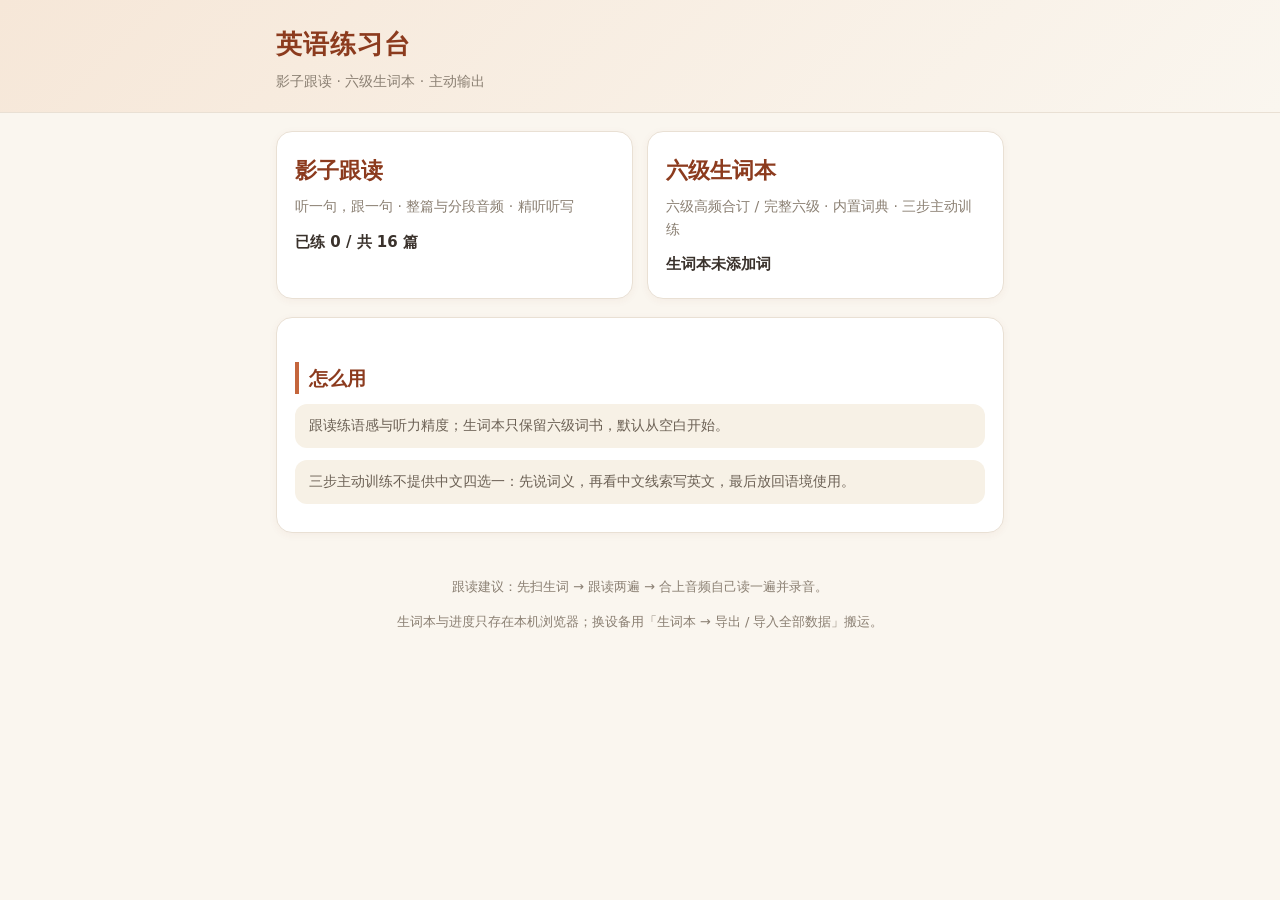
<file: web/index.html>
<!doctype html>
<html lang="zh-CN">
<head>
  <meta charset="utf-8">
  <meta name="viewport" content="width=device-width, initial-scale=1">
  <meta name="theme-color" content="#FAF6EF">
  <link rel="icon" href="data:,">
  <title>英语练习台</title>
  <link rel="stylesheet" href="app.css">
</head>
<body>
  <header class="topbar">
    <div class="container topbar-inner">
      <h1>英语练习台</h1>
      <p class="topbar-sub">影子跟读 · 六级生词本 · 主动输出</p>
    </div>
  </header>
  <main id="home" class="container">
    <section class="module-grid">
      <a class="module-card" href="materials.html">
        <h2>影子跟读</h2>
        <p class="module-desc">听一句，跟一句 · 整篇与分段音频 · 精听听写</p>
        <p class="module-stat" id="stat-shadow">已练 — / 共 —</p>
      </a>
      <a class="module-card" href="vocab.html">
        <h2>六级生词本</h2>
        <p class="module-desc">六级高频合订 / 完整六级 · 内置词典 · 三步主动训练</p>
        <p class="module-stat" id="stat-vocab">六级生词本加载中 —</p>
      </a>
    </section>
    <section class="card">
      <h2 class="section-title">怎么用</h2>
      <p class="note">跟读练语感与听力精度；生词本只保留六级词书，默认从空白开始。</p>
      <p class="note">三步主动训练不提供中文四选一：先说词义，再看中文线索写英文，最后放回语境使用。</p>
    </section>
  </main>
  <footer class="container footer">
    <p>跟读建议：先扫生词 → 跟读两遍 → 合上音频自己读一遍并录音。</p>
    <p>生词本与进度只存在本机浏览器；换设备用「生词本 → 导出 / 导入全部数据」搬运。</p>
  </footer>
  <script src="home.js"></script>
</body>
</html>
</file>
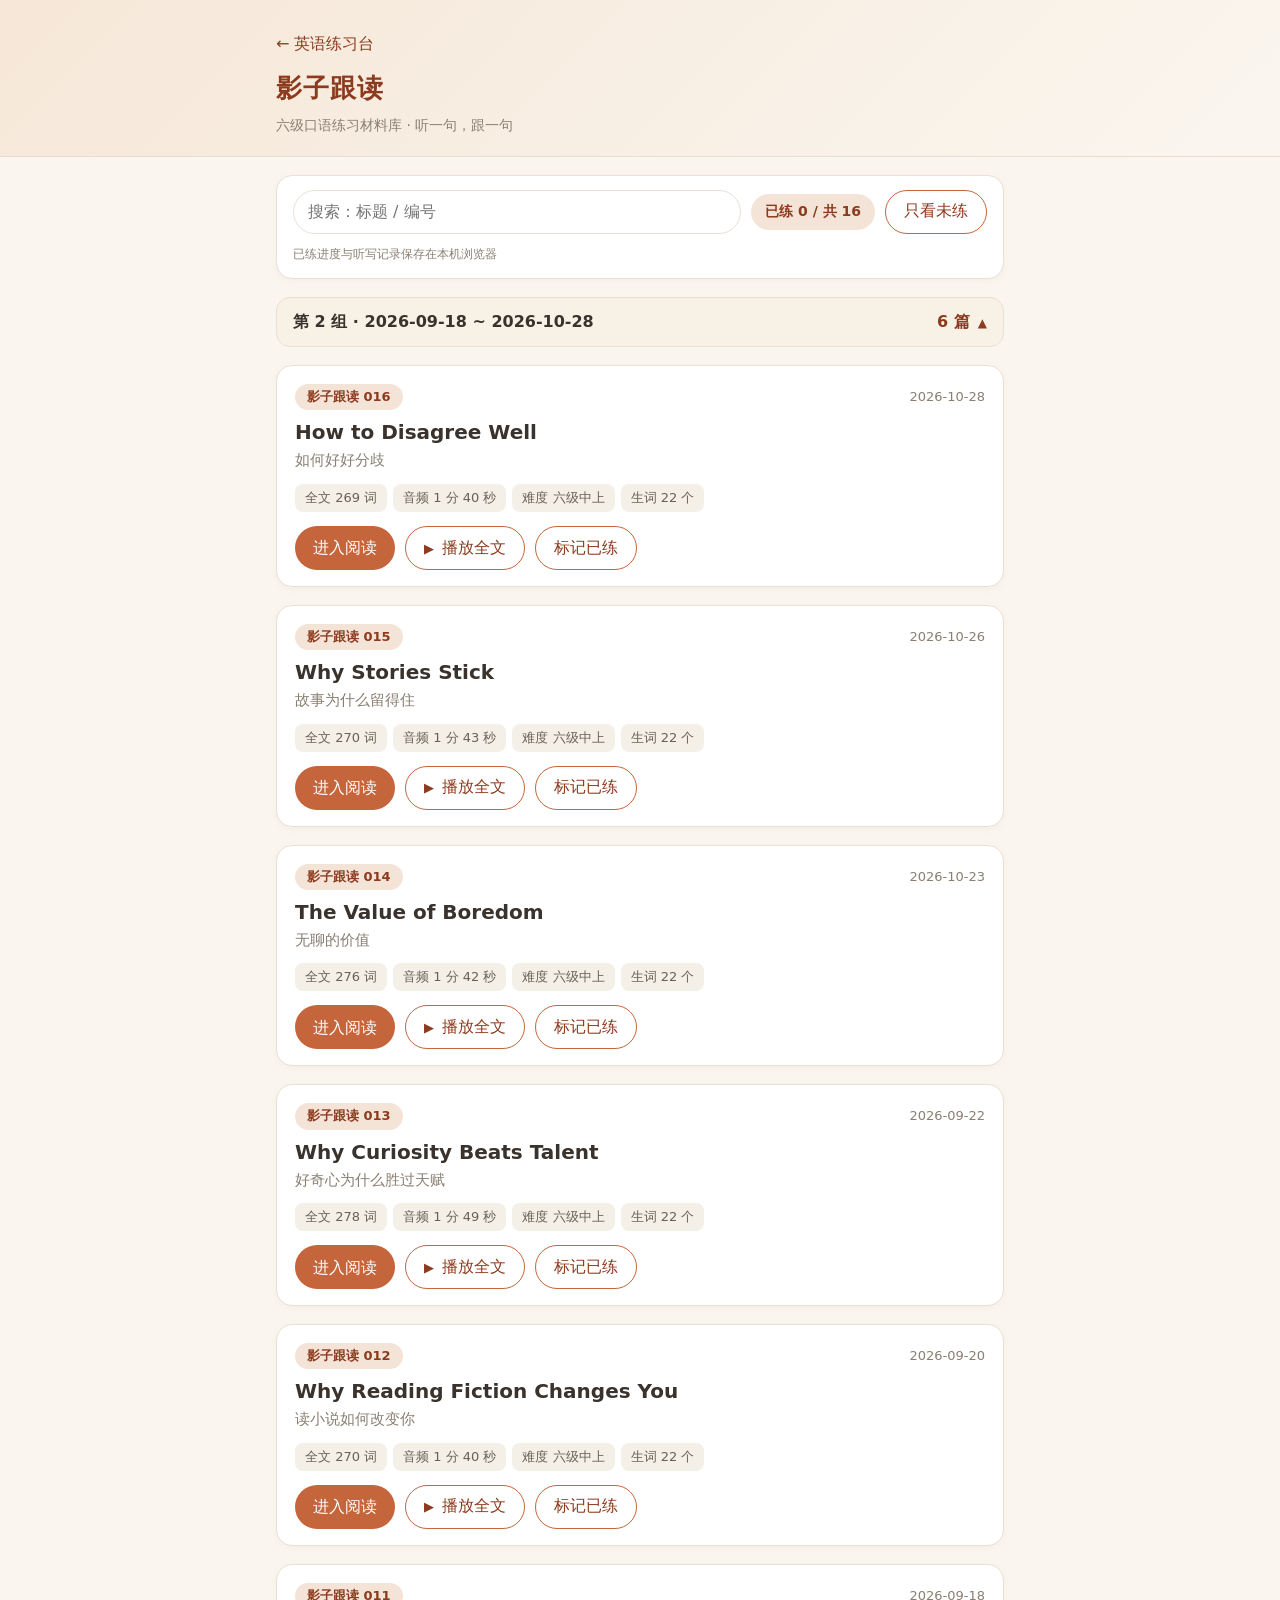
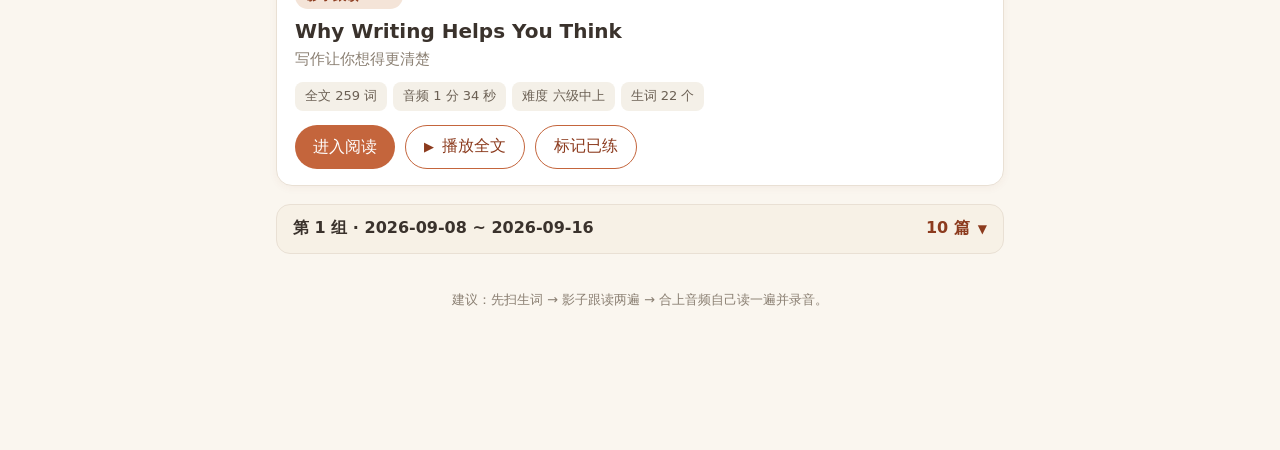
<file: web/materials.html>
<!doctype html>
<html lang="zh-CN">
<head>
  <meta charset="utf-8">
  <meta name="viewport" content="width=device-width, initial-scale=1">
  <meta name="theme-color" content="#FAF6EF">
  <title>影子跟读 · 材料库</title>
  <link rel="stylesheet" href="app.css">
</head>
<body>
  <header class="topbar">
    <div class="container topbar-inner">
      <a class="back-link" href="index.html">← 英语练习台</a>
      <h1>影子跟读</h1>
      <p class="topbar-sub">六级口语练习材料库 · 听一句，跟一句</p>
    </div>
  </header>
  <main id="app" class="container" aria-live="polite"></main>
  <footer class="container footer">
    <p>建议：先扫生词 → 影子跟读两遍 → 合上音频自己读一遍并录音。</p>
  </footer>
  <script src="app.js"></script>
</body>
</html>
</file>
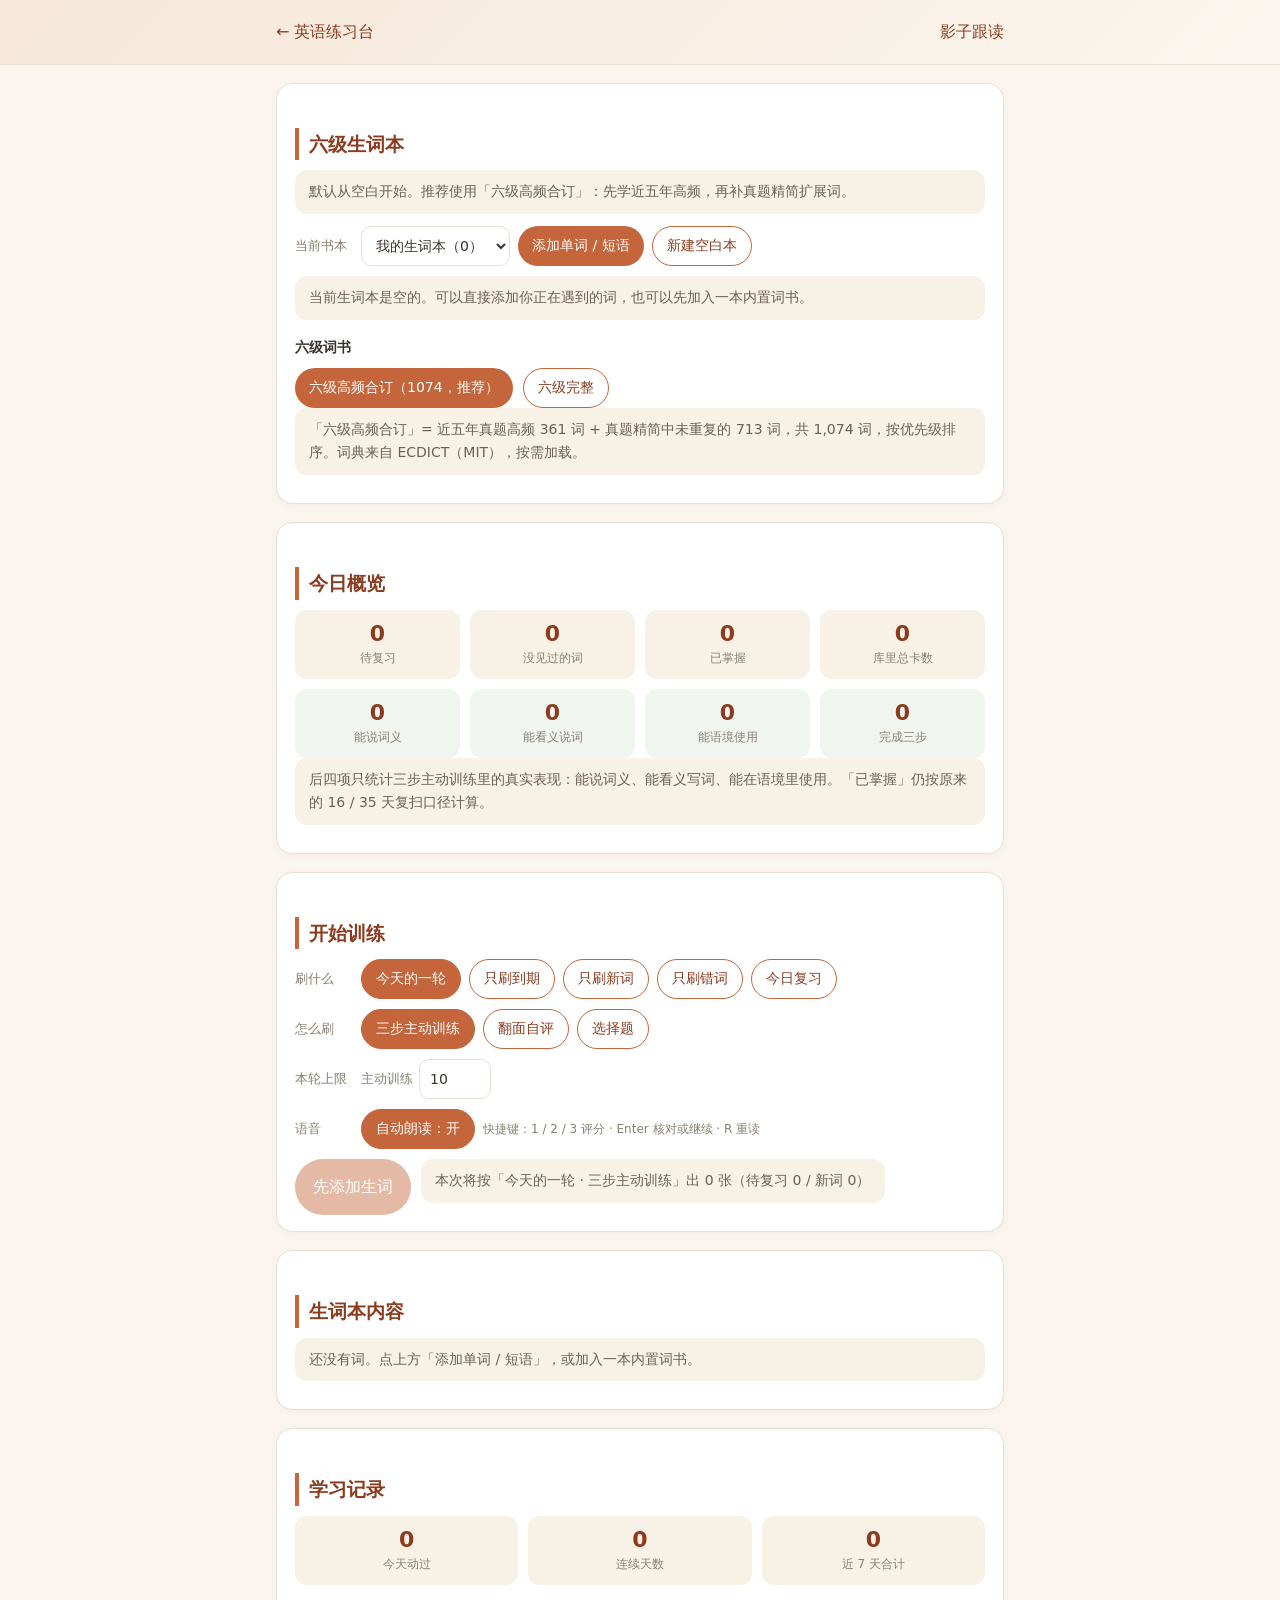
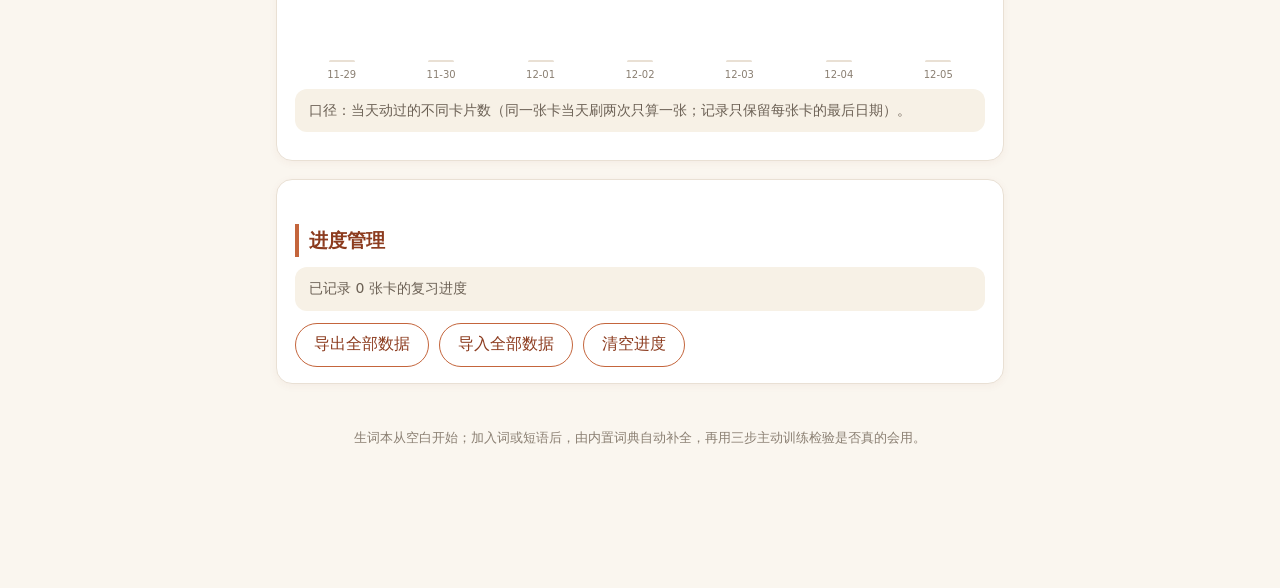
<file: web/vocab.html>
<!doctype html>
<html lang="zh-CN">
<head>
  <meta charset="utf-8">
  <meta name="viewport" content="width=device-width, initial-scale=1">
  <meta name="theme-color" content="#FAF6EF">
  <link rel="icon" href="data:,">
  <title>六级生词本 · 英语练习台</title>
  <link rel="stylesheet" href="app.css">
</head>
<body>
  <header class="topbar topbar-slim">
    <div class="container topbar-inner">
      <a class="back-link" href="index.html">← 英语练习台</a>
      <a class="back-link" href="materials.html">影子跟读</a>
    </div>
  </header>
  <main id="vocab" class="container" aria-live="polite"></main>
  <footer class="container footer">
    <p>生词本从空白开始；加入词或短语后，由内置词典自动补全，再用三步主动训练检验是否真的会用。</p>
  </footer>
  <script src="vocab.js?v=20261126-1"></script>
</body>
</html>
</file>
<file: web/app.css>
:root {
  --bg: #FAF6EF;
  --card: #FFFFFF;
  --ink: #3A322C;
  --muted: #8A7F72;
  --accent: #C4653C;
  --accent-strong: #8C3B1E;
  --accent-soft: #F4E4D8;
  --line: #E9E0D4;
  --ok: #4E7A56;
}

* { box-sizing: border-box; }

html, body {
  margin: 0;
  padding: 0;
  background: var(--bg);
  color: var(--ink);
  font-family: "PingFang SC", "Hiragino Sans GB", "Microsoft YaHei", system-ui, -apple-system, sans-serif;
  line-height: 1.7;
}

.container {
  max-width: 760px;
  margin: 0 auto;
  padding-left: 16px;
  padding-right: 16px;
}

.topbar {
  background: linear-gradient(135deg, #F6E7D8 0%, #FAF6EF 100%);
  border-bottom: 1px solid var(--line);
  padding: 22px 0 18px;
}

.topbar-slim { padding: 10px 0; }

.topbar h1 {
  margin: 0;
  font-size: 26px;
  color: var(--accent-strong);
  letter-spacing: 1px;
}

.topbar-sub {
  margin: 4px 0 0;
  color: var(--muted);
  font-size: 14px;
}

.back-link {
  display: inline-block;
  min-height: 44px;
  line-height: 44px;
  color: var(--accent-strong);
  text-decoration: none;
  font-size: 16px;
}

.card {
  background: var(--card);
  border: 1px solid var(--line);
  border-radius: 16px;
  padding: 18px 18px 16px;
  margin: 18px 0;
  box-shadow: 0 2px 8px rgba(140, 59, 30, 0.05);
}

.material-card .card-top {
  display: flex;
  align-items: center;
  justify-content: space-between;
  margin-bottom: 8px;
}

.tag {
  display: inline-block;
  background: var(--accent-soft);
  color: var(--accent-strong);
  border-radius: 999px;
  padding: 2px 12px;
  font-size: 13px;
  font-weight: 600;
}

.date { color: var(--muted); font-size: 13px; }

.material-card h2 {
  margin: 6px 0 2px;
  font-size: 20px;
  line-height: 1.4;
}

.material-card h2 a {
  color: var(--ink);
  text-decoration: none;
}

.material-card h2 a:active { color: var(--accent-strong); }

.title-cn {
  margin: 0 0 10px;
  color: var(--muted);
  font-size: 15px;
}

.chips {
  display: flex;
  flex-wrap: wrap;
  gap: 6px;
  margin: 8px 0 14px;
}

.chip {
  background: #F4F0E8;
  border-radius: 8px;
  color: #6B6054;
  font-size: 13px;
  padding: 3px 10px;
}

.actions {
  display: flex;
  flex-wrap: wrap;
  gap: 10px;
}

.btn {
  border: 0;
  cursor: pointer;
  font-family: inherit;
  font-size: 16px;
  min-height: 44px;
  padding: 8px 18px;
  border-radius: 999px;
  display: inline-flex;
  align-items: center;
  justify-content: center;
  gap: 8px;
  text-decoration: none;
}

.btn-primary {
  background: var(--accent);
  color: #FFF;
}

.btn-primary:active { background: var(--accent-strong); }

.btn-ghost {
  background: #FFF;
  color: var(--accent-strong);
  border: 1px solid var(--accent);
}

.btn-ghost:active { background: var(--accent-soft); }

.btn:disabled {
  opacity: 0.45;
  cursor: not-allowed;
}

.icon { font-size: 13px; }

/* ---------- 阅读页 ---------- */

.article-head h1 {
  margin: 18px 0 2px;
  font-size: 22px;
  color: var(--accent-strong);
}

.article-head h2 {
  margin: 8px 0 2px;
  font-size: 22px;
  line-height: 1.45;
}

.section-title {
  font-size: 19px;
  margin: 26px 0 10px;
  padding-left: 10px;
  border-left: 4px solid var(--accent);
  color: var(--accent-strong);
}

.para {
  margin: 20px 0;
}

.para-head {
  display: flex;
  align-items: center;
  gap: 8px;
  margin-bottom: 6px;
}

.btn-para {
  background: var(--accent-soft);
  color: var(--accent-strong);
  border: 1px solid var(--accent);
  min-height: 44px;
  padding: 4px 14px;
  border-radius: 999px;
  font-family: inherit;
  font-size: 15px;
  cursor: pointer;
}

.btn-para[data-playing="1"] {
  background: var(--accent);
  color: #FFF;
}

.en-text {
  font-size: 17px;
  line-height: 2;
  margin: 0;
}

.en-text strong {
  color: var(--accent-strong);
  font-weight: 700;
}

.note {
  background: #F7F1E6;
  border-radius: 12px;
  padding: 10px 14px;
  color: #6B6054;
  font-size: 14px;
  margin: 0 0 12px;
  white-space: pre-line;
}

.table-wrap {
  overflow-x: auto;
  -webkit-overflow-scrolling: touch;
  border: 1px solid var(--line);
  border-radius: 12px;
}

table {
  width: 100%;
  border-collapse: collapse;
  background: #FFF;
  min-width: 360px;
}

th, td {
  padding: 10px 12px;
  text-align: left;
  vertical-align: top;
  font-size: 15px;
  border-bottom: 1px solid var(--line);
}

th {
  background: #F7F1E6;
  color: #6B6054;
  font-weight: 600;
  white-space: nowrap;
}

tbody tr:last-child td { border-bottom: 0; }

td.w-en { font-weight: 600; color: var(--accent-strong); white-space: nowrap; }

.trans-toggle {
  display: flex;
  align-items: center;
  gap: 8px;
  width: 100%;
  background: var(--accent-soft);
  color: var(--accent-strong);
  border: 1px solid var(--accent);
}

.trans-box {
  margin-top: 12px;
}

.trans-box p {
  font-size: 16px;
  line-height: 1.9;
  margin: 0 0 12px;
}

.empty-tip {
  color: var(--muted);
  padding: 40px 0;
  text-align: center;
}

.footer {
  color: var(--muted);
  font-size: 13px;
  text-align: center;
  padding-top: 12px;
  padding-bottom: 34px;
}

@media (max-width: 480px) {
  .container { padding-left: 14px; padding-right: 14px; }
  .topbar h1 { font-size: 23px; }
  .card { padding: 16px; }
  .material-card h2 { font-size: 18px; }
  .en-text { font-size: 16px; }
}

/* ---------- 列表工具条：搜索 / 进度 / 筛选 ---------- */

.toolbar {
  display: flex;
  flex-wrap: wrap;
  align-items: center;
  gap: 10px;
  padding: 14px 16px;
}

.search-input {
  flex: 1 1 190px;
  min-height: 44px;
  padding: 8px 14px;
  border: 1px solid var(--line);
  border-radius: 999px;
  background: #FFF;
  color: var(--ink);
  font-family: inherit;
  font-size: 16px;
}

.search-input:focus {
  outline: 2px solid var(--accent-soft);
  border-color: var(--accent);
}

.progress-chip {
  background: var(--accent-soft);
  color: var(--accent-strong);
  border-radius: 999px;
  padding: 6px 14px;
  font-size: 14px;
  font-weight: 600;
  white-space: nowrap;
}

.filter-btn.active {
  background: var(--accent);
  color: #FFF;
  border-color: var(--accent);
}

.toolbar-hint {
  flex: 1 1 100%;
  margin: 0;
  color: var(--muted);
  font-size: 12px;
}

/* ---------- 分组折叠 ---------- */

.group-toggle {
  width: 100%;
  min-height: 50px;
  display: flex;
  align-items: center;
  justify-content: space-between;
  gap: 10px;
  margin: 18px 0 10px;
  padding: 12px 16px;
  background: #F7F1E6;
  border: 1px solid var(--line);
  border-radius: 14px;
  color: var(--ink);
  font-family: inherit;
  font-size: 16px;
  font-weight: 600;
  cursor: pointer;
  text-align: left;
}

.group-toggle:active { background: var(--accent-soft); }

.group-count {
  color: var(--accent-strong);
  font-weight: 600;
  white-space: nowrap;
}

.group-arrow { margin-left: 8px; font-size: 12px; }

.group-body.collapsed { display: none; }

/* ---------- 已练标记 ---------- */

.practiced-badge {
  background: #E6F0E8;
  color: #3F6B49;
  border-radius: 999px;
  padding: 2px 10px;
  font-size: 12px;
  margin-left: 8px;
}

.card-top .date { margin-left: auto; }

.btn-mark.active {
  background: #4E7A56;
  border-color: #4E7A56;
  color: #FFF;
}

/* ---------- 阅读页：倍速与循环 ---------- */

.speed-row {
  display: flex;
  align-items: center;
  gap: 10px;
  margin: 12px 0 4px;
}

.speed-label { color: var(--muted); font-size: 14px; }

.styled {
  min-height: 40px;
  padding: 4px 12px;
  border: 1px solid var(--line);
  border-radius: 10px;
  background: #FFF;
  color: var(--ink);
  font-family: inherit;
  font-size: 15px;
}

.btn-loop {
  min-height: 44px;
  padding: 4px 14px;
  border: 1px solid var(--line);
  border-radius: 999px;
  background: #FFF;
  color: #6B6054;
  font-family: inherit;
  font-size: 15px;
  cursor: pointer;
}

.btn-loop.active {
  background: var(--accent);
  border-color: var(--accent);
  color: #FFF;
}

.btn-loop:disabled { opacity: 0.45; cursor: not-allowed; }

/* ---------- 生词：手机端卡片 ---------- */

.vocab-cards { display: none; }

td.w-def { color: #4A5A4E; font-size: 14px; }

td.w-ipa { color: var(--muted); font-size: 14px; }

.vocab-card {
  border: 1px solid var(--line);
  border-radius: 12px;
  background: #FFF;
  padding: 10px 12px;
  margin-bottom: 10px;
}

.vocab-card .vw {
  font-weight: 700;
  color: var(--accent-strong);
  font-size: 16px;
}

.vocab-card .vpos {
  margin-left: 8px;
  color: var(--muted);
  font-size: 13px;
}

.vocab-card .vipa-sm {
  margin-left: 8px;
  color: var(--muted);
  font-size: 13px;
}

.vocab-card .vcn { font-size: 15px; margin-top: 2px; }

.vocab-card .ven { color: #4A5A4E; font-size: 14px; margin-top: 2px; }

/* ---------- 上下篇导航 ---------- */

.pager {
  display: flex;
  flex-wrap: wrap;
  justify-content: space-between;
  gap: 10px;
  margin: 20px 0 10px;
}

.pager a { flex: 1 1 45%; }

@media (max-width: 640px) {
  .vocab-table-wrap { display: none; }
  .vocab-cards { display: block; }
  .pager a { flex: 1 1 100%; }
}

/* ---------- 底部播放条（进度条可点击/拖动） ---------- */

body { padding-bottom: 92px; }

.player-bar {
  position: fixed;
  left: 0;
  right: 0;
  bottom: 0;
  z-index: 50;
  display: none;
  align-items: center;
  gap: 8px;
  padding: 10px 12px;
  background: rgba(255, 255, 255, 0.97);
  border-top: 1px solid var(--line);
  box-shadow: 0 -2px 10px rgba(140, 59, 30, 0.08);
}

.player-bar.visible { display: flex; }

.pb-btn {
  min-width: 44px;
  min-height: 44px;
  border: 1px solid var(--line);
  border-radius: 999px;
  background: #FFF;
  color: var(--accent-strong);
  font-size: 16px;
  cursor: pointer;
  font-family: inherit;
}

.pb-play { background: var(--accent); border-color: var(--accent); color: #FFF; }

.pb-loop.active { background: var(--accent-soft); border-color: var(--accent); }

.pb-label {
  max-width: 26%;
  overflow: hidden;
  text-overflow: ellipsis;
  white-space: nowrap;
  font-size: 13px;
  color: var(--muted);
}

.pb-range {
  flex: 1 1 auto;
  min-width: 80px;
  height: 32px;
  accent-color: var(--accent);
}

.pb-time {
  font-size: 12px;
  color: var(--muted);
  white-space: nowrap;
}

.pb-speed {
  min-height: 36px;
  border: 1px solid var(--line);
  border-radius: 8px;
  background: #FFF;
  color: var(--ink);
  font-family: inherit;
  font-size: 13px;
}

/* ---------- 模式切换 ---------- */

.mode-switch {
  display: flex;
  gap: 10px;
  margin: 18px 0 6px;
}

.mode-btn {
  flex: 1 1 50%;
  min-height: 48px;
  border: 1px solid var(--line);
  border-radius: 999px;
  background: #FFF;
  color: var(--ink);
  font-family: inherit;
  font-size: 16px;
  cursor: pointer;
}

.mode-btn.active {
  background: var(--accent);
  border-color: var(--accent);
  color: #FFF;
  font-weight: 600;
}

/* ---------- 精听：句子卡片与听写 ---------- */

.sentence-card {
  border: 1px solid var(--line);
  border-radius: 14px;
  background: #FFF;
  padding: 12px 14px;
  margin-bottom: 12px;
}

.sentence-card.ok { border-color: #9ABFA3; background: #F5FAF6; }
.sentence-card.bad { border-color: #E0A98F; background: #FDF7F3; }

.sentence-head {
  display: flex;
  align-items: center;
  gap: 10px;
  margin-bottom: 8px;
}

.sentence-num {
  font-weight: 700;
  color: var(--accent-strong);
  font-size: 15px;
}

.sentence-play { min-height: 40px; }

.sentence-status {
  margin-left: auto;
  font-size: 13px;
  color: var(--muted);
}

.sentence-status.ok { color: #3F6B49; font-weight: 600; }
.sentence-status.bad { color: #B4552D; font-weight: 600; }

.dictation-input {
  width: 100%;
  border: 1px solid var(--line);
  border-radius: 10px;
  padding: 10px 12px;
  background: #FFF;
  color: var(--ink);
  font-family: inherit;
  font-size: 16px;
  line-height: 1.6;
  resize: vertical;
}

.dictation-input:focus { outline: 2px solid var(--accent-soft); border-color: var(--accent); }

.dictation-result {
  margin-top: 10px;
  padding-top: 10px;
  border-top: 1px dashed var(--line);
}

.diff-line { margin: 4px 0; font-size: 15px; line-height: 1.8; }

.diff-extra {
  background: #FBE3E0;
  color: #A63A2B;
  text-decoration: line-through;
  border-radius: 4px;
  padding: 0 3px;
}

.diff-missing {
  background: #FFF1C9;
  color: #8A6A00;
  border-radius: 4px;
  padding: 0 3px;
}

.tag-row { display: flex; flex-wrap: wrap; gap: 8px; margin-top: 8px; }

.tag-btn {
  min-height: 36px;
  padding: 6px 12px;
  border: 1px solid var(--line);
  border-radius: 999px;
  background: #FFF;
  color: #6B6054;
  font-family: inherit;
  font-size: 13px;
  cursor: pointer;
}

.tag-btn.active {
  background: var(--accent-soft);
  border-color: var(--accent);
  color: var(--accent-strong);
  font-weight: 600;
}

.listen-stats .stats-line { margin: 0 0 4px; font-size: 16px; font-weight: 600; }
.listen-stats .stats-errors { margin: 0 0 10px; color: var(--muted); font-size: 13px; }

@media (max-width: 480px) {
  .pb-label { display: none; }
  .pb-time { font-size: 11px; }
}

/* ---------- 顶部条与首页（双模块） ---------- */

.topbar-inner { display: flex; flex-direction: column; }

.topbar-slim .topbar-inner {
  flex-direction: row;
  align-items: center;
  justify-content: space-between;
}

.module-grid {
  display: grid;
  grid-template-columns: 1fr;
  gap: 14px;
  margin: 18px 0 0;
}

@media (min-width: 620px) {
  .module-grid { grid-template-columns: 1fr 1fr; }
}

.module-card {
  display: block;
  background: var(--card);
  border: 1px solid var(--line);
  border-radius: 16px;
  padding: 20px 18px;
  text-decoration: none;
  color: var(--ink);
  box-shadow: 0 2px 8px rgba(140, 59, 30, 0.05);
}

.module-card:active { background: var(--accent-soft); }

.module-card h2 {
  margin: 0 0 6px;
  font-size: 22px;
  color: var(--accent-strong);
}

.module-desc {
  margin: 0 0 12px;
  color: var(--muted);
  font-size: 14px;
  line-height: 1.6;
}

.module-stat {
  margin: 0;
  font-size: 15px;
  font-weight: 600;
}

/* ---------- 生词复习 ---------- */

.vstat-grid {
  display: grid;
  grid-template-columns: repeat(4, 1fr);
  gap: 10px;
}

@media (max-width: 480px) {
  .vstat-grid { grid-template-columns: repeat(2, 1fr); }
}

.vstat {
  background: #F7F1E6;
  border-radius: 12px;
  padding: 10px 12px;
  text-align: center;
}

.vstat-num {
  display: block;
  font-size: 22px;
  font-weight: 700;
  color: var(--accent-strong);
  line-height: 1.3;
}

.vstat-label {
  display: block;
  font-size: 12px;
  color: var(--muted);
}

.vrow {
  display: flex;
  flex-wrap: wrap;
  align-items: center;
  gap: 8px;
  margin-bottom: 10px;
}

.vrow-label {
  color: var(--muted);
  font-size: 13px;
  min-width: 58px;
}

.vpick {
  min-height: 40px;
  padding: 6px 14px;
  font-size: 14px;
}

.vpick.active {
  background: var(--accent);
  color: #FFF;
  border-color: var(--accent);
}

.vselect,
.vnum input {
  font-family: inherit;
  font-size: 14px;
  color: var(--ink);
  background: #FFF;
  border: 1px solid var(--line);
  border-radius: 10px;
  min-height: 40px;
  padding: 6px 10px;
}

.vnum {
  display: inline-flex;
  align-items: center;
  gap: 6px;
  font-size: 13px;
  color: var(--muted);
}

.vnum input { width: 72px; }

.vhead {
  display: flex;
  flex-wrap: wrap;
  align-items: center;
  gap: 10px;
  margin-bottom: 12px;
}

.vhead-left { flex: 1 1 auto; font-size: 14px; color: var(--muted); }
.vhead-right { font-size: 13px; color: var(--accent-strong); }
.vquit { min-height: 40px; padding: 6px 14px; font-size: 14px; }

.vcard { padding: 22px 18px 18px; }

.vmeta {
  margin: 0 0 14px;
  color: var(--muted);
  font-size: 13px;
}

.vterm {
  margin: 0 0 14px;
  font-size: 34px;
  font-weight: 700;
  color: var(--accent-strong);
  line-height: 1.25;
  word-break: break-word;
}

.vspeak {
  min-height: 40px;
  padding: 6px 14px;
  font-size: 14px;
  margin-bottom: 14px;
}

.vipa {
  margin: -8px 0 14px;
  color: var(--muted);
  font-size: 17px;
  letter-spacing: 0.5px;
}

.vanswer {
  border-top: 1px dashed var(--line);
  padding-top: 14px;
}

.vpos { margin: 0 0 6px; color: var(--muted); font-size: 14px; }
.ven { margin: 0 0 10px; font-size: 19px; line-height: 1.6; }
.vex { margin: 0 0 10px; font-size: 16px; line-height: 1.7; color: #5C5348; }

.vex-tag {
  display: inline-block;
  background: var(--accent-soft);
  color: var(--accent-strong);
  border-radius: 999px;
  font-size: 12px;
  padding: 1px 10px;
  margin-right: 8px;
}

.vcn { margin: 10px 0 0; font-size: 17px; color: var(--accent-strong); }

.vactions { margin-top: 16px; }

.btn-know {
  background: #E6EFE6;
  color: #35553B;
  border: 1px solid #BFD6BF;
}

.btn-fuzzy {
  background: #FBF0DC;
  color: #7A5A20;
  border: 1px solid #E6D2A8;
}

.btn-no {
  background: #F8E4E0;
  color: #8C3B1E;
  border: 1px solid #E5BDB4;
}

.voptions { display: grid; gap: 10px; }

.voption {
  font-family: inherit;
  font-size: 16px;
  line-height: 1.6;
  text-align: left;
  background: #FFF;
  color: var(--ink);
  border: 1px solid var(--line);
  border-radius: 12px;
  padding: 12px 14px;
  min-height: 48px;
  cursor: pointer;
}

.voption:active { background: var(--accent-soft); }

.voption.right {
  background: #E6EFE6;
  border-color: #7FA37F;
  color: #2F4A34;
  font-weight: 600;
}

.voption.dim { opacity: 0.55; }

.vverdict { margin: 14px 0 0; font-size: 16px; font-weight: 600; }

/* ---------- 断点续学横幅 + 学习记录 ---------- */

.vresume {
  border-color: var(--accent);
  box-shadow: 0 3px 12px rgba(196, 101, 60, 0.14);
}

.vresume-line {
  margin: 0 0 12px;
  font-size: 15px;
  line-height: 1.7;
  color: #5C5348;
}

.vstat-grid-3 { grid-template-columns: repeat(3, 1fr); }

.vbars {
  display: flex;
  align-items: flex-end;
  justify-content: space-between;
  gap: 6px;
  height: 84px;
  margin: 14px 0 6px;
}

.vbar-col {
  flex: 1 1 0;
  height: 100%;
  display: flex;
  flex-direction: column;
  align-items: center;
  justify-content: flex-end;
  gap: 4px;
}

.vbar-num { font-size: 11px; color: var(--muted); }

.vbar {
  width: 100%;
  max-width: 26px;
  background: var(--accent);
  border-radius: 6px 6px 2px 2px;
}

.vbar-empty { background: var(--line); }

.vbar-date { font-size: 10px; color: var(--muted); }

/* ---------- 生词本 / 词典自动补全 ---------- */

.vlib-subtitle {
  margin: 16px 0 8px;
  color: var(--ink);
  font-size: 14px;
  font-weight: 600;
}

.vadd-form {
  display: grid;
  grid-template-columns: minmax(0, 2fr) minmax(150px, 1fr);
  gap: 12px;
  margin: 14px 0;
}

.vfield {
  display: flex;
  flex-direction: column;
  gap: 5px;
}

.vfield-label {
  color: var(--muted);
  font-size: 13px;
}

.vadd-input {
  width: 100%;
  min-height: 48px;
  font-size: 16px;
}

.vadd-notice {
  margin: 8px 0 12px;
  padding: 10px 14px;
  border-radius: 12px;
  background: #E9F2E9;
  color: #35553B;
  font-size: 14px;
}

.vbook-list {
  display: grid;
  gap: 8px;
  margin-top: 10px;
}

.vbook-row {
  display: flex;
  align-items: center;
  gap: 12px;
  padding: 11px 12px;
  border: 1px solid var(--line);
  border-radius: 12px;
  background: #FFF;
}

.vbook-main {
  min-width: 0;
  flex: 1 1 auto;
}

.vbook-term {
  color: var(--accent-strong);
  font-size: 17px;
  font-weight: 700;
  overflow-wrap: anywhere;
}

.vbook-type {
  display: inline-block;
  margin-left: 8px;
  padding: 1px 8px;
  border-radius: 999px;
  background: var(--accent-soft);
  color: var(--accent-strong);
  font-size: 11px;
  font-weight: 500;
  vertical-align: middle;
}

.vbook-cn {
  margin-top: 2px;
  color: var(--muted);
  font-size: 13px;
  line-height: 1.5;
  overflow-wrap: anywhere;
}

.vbook-del {
  flex: 0 0 auto;
  min-height: 36px;
  padding: 4px 12px;
  font-size: 13px;
}

.vstat-grid-skill {
  margin-top: 10px;
}

.vstat-grid-skill .vstat {
  background: #F1F5F0;
}

/* ---------- 三步主动训练 ---------- */

.vdeep-bar {
  display: grid;
  grid-template-columns: repeat(3, 1fr);
  gap: 7px;
  margin: 4px 0 18px;
}

.vdeep-step {
  display: flex;
  align-items: center;
  gap: 6px;
  min-height: 38px;
  padding: 6px 8px;
  border: 1px solid var(--line);
  border-radius: 10px;
  color: var(--muted);
  font-size: 12px;
}

.vdeep-step.active {
  border-color: var(--accent);
  background: var(--accent-soft);
  color: var(--accent-strong);
  font-weight: 600;
}

.vdeep-step-num {
  display: inline-flex;
  align-items: center;
  justify-content: center;
  width: 22px;
  height: 22px;
  flex: 0 0 22px;
  border-radius: 50%;
  background: #FFF;
  border: 1px solid currentColor;
  font-size: 12px;
}

.vdeep-prompt {
  margin: 0 0 12px;
  font-size: 17px;
  font-weight: 600;
  line-height: 1.7;
}

.vclue,
.vcloze {
  margin: 0 0 12px;
  padding: 12px 14px;
  border-radius: 12px;
  background: #F7F1E6;
  color: #5C5348;
  font-size: 17px;
  line-height: 1.8;
  white-space: pre-line;
}

.vdeep-input,
.vdeep-textarea {
  width: 100%;
  margin-top: 4px;
}

.vdeep-input {
  font-size: 18px;
}

.vdeep-textarea {
  font-family: inherit;
  font-size: 16px;
  line-height: 1.7;
  padding: 11px 12px;
  resize: vertical;
}

.vdeep-input:focus,
.vdeep-textarea:focus {
  outline: 2px solid var(--accent-soft);
  border-color: var(--accent);
}

.vhint {
  margin: 4px 0 12px;
}

.vsmall-btn {
  min-height: 36px;
  padding: 4px 12px;
  font-size: 13px;
}

.vdict {
  margin: 10px 0;
  padding: 12px 14px;
  border: 1px solid var(--line);
  border-radius: 12px;
  background: #FFF;
}

.vdict .ven,
.vdict .vcn {
  white-space: pre-line;
}

.vdict .vcn {
  margin: 8px 0 0;
  color: var(--ink);
  font-size: 16px;
}

.vnote-small {
  margin: 8px 0;
  color: var(--muted);
  font-size: 13px;
  line-height: 1.65;
}

.vshortcuts {
  margin: 10px 0 0;
  color: var(--muted);
  font-size: 12px;
  line-height: 1.6;
}

.vshortcut-inline {
  flex: 1 1 210px;
  margin: 0;
  padding: 0;
  background: transparent;
  color: var(--muted);
  font-size: 12px;
}

.right-text { color: #35553B; }
.wrong-text { color: #8C3B1E; }

@media (max-width: 520px) {
  .vadd-form { grid-template-columns: 1fr; }
  .vdeep-step { flex-direction: column; align-items: flex-start; gap: 2px; }
  .vdeep-step-num { display: none; }
  .vhead-right { flex: 1 1 100%; order: 3; }
}
</file>
